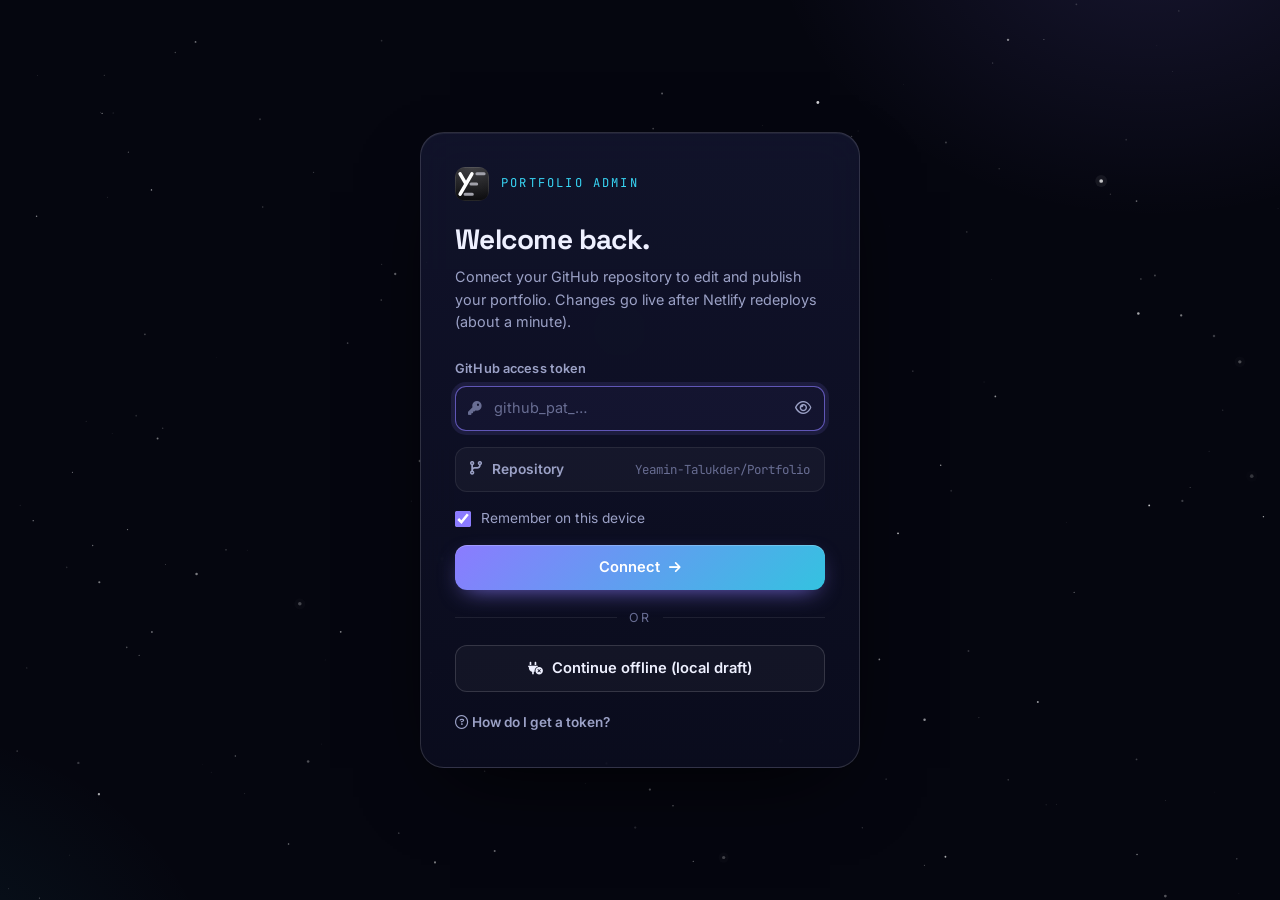
<file: admin.html>
<!DOCTYPE html>
<html lang="en">
<head>
    <meta charset="UTF-8">
    <meta name="viewport" content="width=device-width, initial-scale=1.0, viewport-fit=cover">
    <meta name="robots" content="noindex, nofollow">
    <meta name="theme-color" content="#09090b">
    <title>Portfolio Admin</title>
    <link rel="icon" href="img/favicon.svg" type="image/svg+xml">
    <link rel="icon" href="favicon.ico" sizes="48x48">
    <link rel="preconnect" href="https://fonts.googleapis.com">
    <link rel="preconnect" href="https://fonts.gstatic.com" crossorigin>
    <link href="https://fonts.googleapis.com/css2?family=Inter:wght@400;500;600;700&family=Space+Grotesk:wght@500;600;700&family=JetBrains+Mono:wght@400;500&display=swap" rel="stylesheet">
    <link href="https://cdnjs.cloudflare.com/ajax/libs/font-awesome/6.5.1/css/all.min.css" rel="stylesheet">
    <link rel="stylesheet" href="css/admin.css">
</head>
<body>
    <canvas id="starfield" class="starfield" aria-hidden="true"></canvas>
    <div class="nebula" aria-hidden="true"></div>

    <!-- ============ LOGIN ============ -->
    <main class="login" id="login" hidden>
        <div class="login-card">
            <div class="login-brand">
                <span class="brand-mark"><img src="img/favicon.svg" alt="" width="34" height="34"></span>
                <span>Portfolio Admin</span>
            </div>
            <h1>Welcome back.</h1>
            <p class="login-sub">Connect your GitHub repository to edit and publish your portfolio. Changes go live after Netlify redeploys (about a minute).</p>

            <form id="loginForm" class="login-form" autocomplete="off">
                <label class="field">
                    <span class="field-label">GitHub access token</span>
                    <div class="input-wrap">
                        <i class="fas fa-key"></i>
                        <input class="input" id="lgToken" type="password" placeholder="github_pat_…" required spellcheck="false">
                        <button type="button" class="input-btn" id="lgShow" aria-label="Show token"><i class="far fa-eye"></i></button>
                    </div>
                </label>

                <details class="repo-details">
                    <summary><i class="fas fa-code-branch"></i> Repository <span id="lgRepoSummary"></span></summary>
                    <div class="grid">
                        <label class="field half"><span class="field-label">Owner</span><input class="input" id="lgOwner" required></label>
                        <label class="field half"><span class="field-label">Repository</span><input class="input" id="lgRepo" required></label>
                        <label class="field half"><span class="field-label">Branch</span><input class="input" id="lgBranch" placeholder="main"></label>
                        <label class="field half"><span class="field-label">Live site URL</span><input class="input" id="lgSite" placeholder="https://…"></label>
                    </div>
                </details>

                <label class="check"><input type="checkbox" id="lgRemember" checked><span>Remember on this device</span></label>
                <p class="form-error" id="lgError" hidden></p>
                <button class="btn btn-primary btn-block" type="submit" id="lgSubmit"><span>Connect</span><i class="fas fa-arrow-right"></i></button>
            </form>

            <div class="divider"><span>or</span></div>
            <button class="btn btn-ghost btn-block" id="lgOffline"><i class="fas fa-plug-circle-xmark"></i><span>Continue offline (local draft)</span></button>

            <details class="help">
                <summary><i class="far fa-circle-question"></i> How do I get a token?</summary>
                <ol>
                    <li>Open <a href="https://github.com/settings/personal-access-tokens/new" target="_blank" rel="noopener">GitHub → Fine-grained tokens → Generate new token</a>.</li>
                    <li>Repository access: <b>Only select repositories</b> → pick your portfolio repo.</li>
                    <li>Permissions → Repository → <b>Contents: Read and write</b>.</li>
                    <li>Generate, copy, and paste it above. The token stays in this browser only.</li>
                </ol>
            </details>
        </div>
    </main>

    <!-- ============ APP ============ -->
    <div class="app" id="app" hidden>
        <aside class="sidebar" id="sidebar">
            <div class="side-brand">
                <span class="brand-mark"><img src="img/favicon.svg" alt="" width="34" height="34"></span>
                <div><strong>Portfolio Admin</strong><small>Content manager</small></div>
                <button class="icon-btn side-close" data-act="close-side" aria-label="Close menu"><i class="fas fa-xmark"></i></button>
            </div>
            <nav class="side-nav" id="sideNav"></nav>
            <div class="side-foot" id="sideFoot"></div>
        </aside>
        <div class="side-scrim" data-act="close-side"></div>

        <div class="main">
            <header class="topbar">
                <button class="icon-btn menu-btn" data-act="open-side" aria-label="Open menu"><i class="fas fa-bars"></i></button>
                <div class="topbar-title">
                    <small id="pageKicker">Admin</small>
                    <h1 id="pageTitle">Dashboard</h1>
                </div>
                <span class="status-pill" id="statusPill"><i></i><span>Up to date</span></span>
                <a class="icon-btn hide-sm" id="liveLink" href="index.html" target="_blank" rel="noopener" title="Open live site"><i class="fas fa-arrow-up-right-from-square"></i></a>
                <button class="icon-btn hide-sm" data-act="toggle-preview" title="Toggle preview"><i class="fas fa-display"></i></button>
                <button class="btn btn-primary btn-sm hide-sm" data-act="publish" id="publishBtn"><i class="fas fa-cloud-arrow-up"></i><span>Publish</span></button>
            </header>

            <div class="workspace">
                <div class="editor-scroll" id="editorScroll">
                    <div class="editor" id="editor"></div>
                </div>
                <aside class="preview" id="preview">
                    <div class="preview-bar">
                        <div class="seg" role="tablist">
                            <button class="seg-btn is-on" data-device="desktop" title="Desktop"><i class="fas fa-desktop"></i></button>
                            <button class="seg-btn" data-device="mobile" title="Phone"><i class="fas fa-mobile-screen"></i></button>
                        </div>
                        <span class="preview-label"><span class="live-dot"></span>Live preview</span>
                        <button class="icon-btn sm" data-act="reload-preview" title="Reload preview"><i class="fas fa-rotate-right"></i></button>
                        <button class="icon-btn sm" data-act="toggle-preview" title="Close preview"><i class="fas fa-xmark"></i></button>
                    </div>
                    <div class="preview-stage" id="previewStage">
                        <div class="preview-frame" id="previewFrame">
                            <iframe id="previewIframe" title="Live preview" src="about:blank"></iframe>
                        </div>
                    </div>
                </aside>
            </div>
        </div>

        <!-- Mobile action bar -->
        <nav class="mbar">
            <button class="mbar-btn" data-act="open-side"><i class="fas fa-layer-group"></i><span>Pages</span></button>
            <button class="mbar-btn" data-act="toggle-preview"><i class="fas fa-eye"></i><span>Preview</span></button>
            <button class="mbar-btn mbar-primary" data-act="publish"><i class="fas fa-cloud-arrow-up"></i><span>Publish</span></button>
        </nav>
    </div>

    <!-- Boot loader -->
    <div class="boot" id="boot"><div class="spinner"></div><p id="bootText">Connecting…</p></div>

    <!-- Modal root -->
    <div class="modal" id="modal" aria-hidden="true">
        <div class="modal-scrim" data-modal-close></div>
        <div class="modal-card" role="dialog" aria-modal="true" id="modalCard"></div>
    </div>

    <input type="file" id="importFile" accept="application/json,.json" hidden>
    <div class="toasts" id="toasts" aria-live="polite"></div>

    <script src="data/content.js"></script>
    <script src="js/starfield.js"></script>
    <script src="js/icons.js"></script>
    <script src="js/seo.js"></script>
    <script src="js/admin.js"></script>
</body>
</html>
</file>
<file: css/admin.css>
/* =========================================================
   MISSION CONTROL — admin panel styles
========================================================= */
:root {
    --bg: #05060f;
    --panel: #0b0d1f;
    --panel-2: #10132a;
    --surface: rgba(255, 255, 255, 0.035);
    --surface-2: rgba(255, 255, 255, 0.06);
    --border: rgba(255, 255, 255, 0.08);
    --border-2: rgba(255, 255, 255, 0.14);
    --text: #eef0ff;
    --muted: #9ba1c6;
    --dim: #686d93;
    --accent: #8b7bff;
    --accent-rgb: 139, 123, 255;
    --accent-2: #38d6f5;
    --accent-2-rgb: 56, 214, 245;
    --sun: #ffb547;
    --sun-rgb: 255, 181, 71;
    --ok: #4ade80;
    --warn: #fbbf24;
    --danger: #f87171;
    --f-body: "Inter", system-ui, -apple-system, "Segoe UI", sans-serif;
    --f-head: "Space Grotesk", "Inter", sans-serif;
    --f-mono: "JetBrains Mono", ui-monospace, monospace;
    --ease: cubic-bezier(0.2, 0.7, 0.2, 1);
    --spring: cubic-bezier(0.34, 1.56, 0.64, 1);
    --side-w: 264px;
    --safe-b: env(safe-area-inset-bottom, 0px);
}

*, *::before, *::after { margin: 0; padding: 0; box-sizing: border-box; }
html, body { height: 100%; }
body {
    background: var(--bg); color: var(--text); font-family: var(--f-body); font-size: 14.5px; line-height: 1.55;
    -webkit-font-smoothing: antialiased; -webkit-tap-highlight-color: transparent; overflow: hidden;
}
a { color: var(--accent-2); text-decoration: none; }
a:hover { text-decoration: underline; }
button { font: inherit; color: inherit; background: none; border: 0; cursor: pointer; }
button:disabled { cursor: not-allowed; opacity: 0.45; }
input, textarea, select { font: inherit; color: inherit; }
code { font-family: var(--f-mono); font-size: 0.86em; padding: 1px 6px; border-radius: 6px; background: var(--surface-2); color: var(--accent-2); }
:focus-visible { outline: 2px solid var(--accent-2); outline-offset: 2px; border-radius: 8px; }
[hidden] { display: none !important; }
::selection { background: rgba(var(--accent-rgb), 0.35); }
* { scrollbar-width: thin; scrollbar-color: rgba(255, 255, 255, 0.12) transparent; }
::-webkit-scrollbar { width: 10px; height: 10px; }
::-webkit-scrollbar-thumb { background: rgba(255, 255, 255, 0.1); border-radius: 10px; border: 3px solid transparent; background-clip: padding-box; }

.starfield { position: fixed; inset: 0; z-index: -2; pointer-events: none; }
.nebula {
    position: fixed; inset: 0; z-index: -3;
    background:
        radial-gradient(50vmax 40vmax at 90% -10%, rgba(var(--accent-rgb), 0.14), transparent 60%),
        radial-gradient(45vmax 35vmax at -10% 110%, rgba(var(--accent-2-rgb), 0.08), transparent 60%),
        var(--bg);
}
.muted { color: var(--muted); }
.pad { padding: 20px; text-align: center; }

/* ---------- brand mark ---------- */
.brand-mark { display: inline-block; width: 34px; height: 34px; flex-shrink: 0; }
.brand-mark img { display: block; width: 100%; height: 100%; border-radius: 10px; }
.si {
    display: inline-block; width: 1em; height: 1em; vertical-align: -0.125em; background: currentColor;
    -webkit-mask: var(--si) center / contain no-repeat; mask: var(--si) center / contain no-repeat;
}

/* ---------- buttons ---------- */
.btn {
    position: relative; display: inline-flex; align-items: center; justify-content: center; gap: 9px;
    padding: 11px 20px; border-radius: 12px; font-weight: 600; font-size: 0.92rem; white-space: nowrap;
    transition: transform 0.2s var(--ease), background 0.2s, border-color 0.2s, box-shadow 0.25s, opacity 0.2s;
}
.btn:active:not(:disabled) { transform: scale(0.97); }
.btn i { font-size: 0.9em; }
.btn-primary {
    color: #fff; background: linear-gradient(135deg, var(--accent), rgba(var(--accent-2-rgb), 0.9));
    box-shadow: 0 8px 24px -10px rgba(var(--accent-rgb), 0.9), inset 0 1px 0 rgba(255, 255, 255, 0.22);
}
.btn-primary:hover:not(:disabled) { box-shadow: 0 12px 30px -10px rgba(var(--accent-rgb), 1), inset 0 1px 0 rgba(255, 255, 255, 0.22); transform: translateY(-1px); }
.btn-ghost { background: var(--surface); border: 1px solid var(--border-2); color: var(--text); }
.btn-ghost:hover:not(:disabled) { background: rgba(var(--accent-rgb), 0.1); border-color: rgba(var(--accent-rgb), 0.45); }
.btn-danger { color: #fff; background: rgba(248, 113, 113, 0.18); border: 1px solid rgba(248, 113, 113, 0.5); }
.btn-danger:hover { background: rgba(248, 113, 113, 0.32); }
.btn-sm { padding: 8px 14px; font-size: 0.84rem; border-radius: 10px; }
.btn-block { width: 100%; }
.btn.is-busy { color: transparent !important; pointer-events: none; }
.btn.is-busy::after {
    content: ""; position: absolute; width: 16px; height: 16px; border-radius: 50%;
    border: 2px solid rgba(255, 255, 255, 0.3); border-top-color: #fff; animation: spin 0.7s linear infinite;
}
.btn.has-changes::before {
    content: ""; position: absolute; top: -3px; right: -3px; width: 10px; height: 10px; border-radius: 50%;
    background: var(--sun); box-shadow: 0 0 0 3px var(--panel), 0 0 10px var(--sun); animation: pulse 1.8s ease-in-out infinite;
}

.icon-btn {
    display: inline-grid; place-items: center; width: 38px; height: 38px; border-radius: 11px; flex-shrink: 0;
    color: var(--muted); background: var(--surface); border: 1px solid var(--border);
    transition: color 0.2s, background 0.2s, border-color 0.2s, transform 0.2s;
}
.icon-btn:hover:not(:disabled) { color: #fff; background: var(--surface-2); border-color: var(--border-2); }
.icon-btn:active:not(:disabled) { transform: scale(0.92); }
.icon-btn.sm { width: 32px; height: 32px; border-radius: 9px; font-size: 0.85rem; }
.icon-btn.xs { width: 28px; height: 28px; border-radius: 8px; font-size: 0.75rem; }
.icon-btn.danger:hover:not(:disabled) { color: var(--danger); border-color: rgba(248, 113, 113, 0.45); background: rgba(248, 113, 113, 0.1); }
.link { color: var(--accent-2); font-size: 0.82rem; font-weight: 600; margin-left: auto; }
.link:hover { text-decoration: underline; }

/* ---------- form controls ---------- */
.grid { display: grid; grid-template-columns: 1fr 1fr; gap: 16px; }
.grid > * { grid-column: 1 / -1; min-width: 0; }
.grid > .half { grid-column: span 1; }
.field { display: flex; flex-direction: column; gap: 7px; min-width: 0; }
.field-label { font-size: 0.8rem; font-weight: 600; color: var(--muted); letter-spacing: 0.01em; }
.hint { font-size: 0.76rem; color: var(--dim); }
.input {
    width: 100%; padding: 10px 13px; border-radius: 11px; outline: none;
    background: rgba(255, 255, 255, 0.035); border: 1px solid var(--border); color: var(--text);
    transition: border-color 0.2s, box-shadow 0.2s, background 0.2s;
}
.input::placeholder { color: var(--dim); }
.input:hover { border-color: var(--border-2); }
.input:focus { border-color: rgba(var(--accent-rgb), 0.65); background: rgba(var(--accent-rgb), 0.05); box-shadow: 0 0 0 4px rgba(var(--accent-rgb), 0.12); }
textarea.input { resize: vertical; min-height: 72px; line-height: 1.55; }
.input.mono { font-family: var(--f-mono); font-size: 0.84rem; }
.input.sm { padding: 7px 11px; font-size: 0.8rem; }
.select-wrap { position: relative; }
.select-wrap select { appearance: none; -webkit-appearance: none; padding-right: 36px; cursor: pointer; }
.select-wrap select option { background: var(--panel-2); }
.select-wrap i { position: absolute; right: 13px; top: 50%; translate: 0 -50%; font-size: 0.7rem; color: var(--dim); pointer-events: none; }
.input-wrap { position: relative; display: flex; align-items: center; }
.input-wrap > i { position: absolute; left: 13px; color: var(--dim); font-size: 0.85rem; pointer-events: none; }
.input-wrap .input { padding-left: 38px; }
.input-wrap .input-btn { position: absolute; right: 6px; }
.input-btn { display: grid; place-items: center; width: 32px; height: 32px; border-radius: 8px; color: var(--muted); flex-shrink: 0; transition: color 0.2s, background 0.2s; }
.input-btn:hover { color: #fff; background: var(--surface-2); }

.toggle-row {
    display: flex; align-items: center; justify-content: space-between; gap: 14px; padding: 12px 14px; border-radius: 12px;
    background: var(--surface); border: 1px solid var(--border); cursor: pointer; transition: border-color 0.2s;
}
.toggle-row:hover { border-color: var(--border-2); }
.toggle-text { display: flex; flex-direction: column; min-width: 0; }
.toggle-text b { font-weight: 600; font-size: 0.88rem; }
.toggle-text small { font-size: 0.76rem; color: var(--dim); }
.switch {
    appearance: none; -webkit-appearance: none; position: relative; width: 42px; height: 24px; border-radius: 99px; flex-shrink: 0; cursor: pointer;
    background: rgba(255, 255, 255, 0.12); transition: background 0.25s;
}
.switch::after {
    content: ""; position: absolute; top: 3px; left: 3px; width: 18px; height: 18px; border-radius: 50%; background: #fff;
    box-shadow: 0 2px 6px rgba(0, 0, 0, 0.4); transition: transform 0.3s var(--spring);
}
.switch:checked { background: linear-gradient(135deg, var(--accent), var(--accent-2)); }
.switch:checked::after { transform: translateX(18px); }

.check { display: inline-flex; align-items: center; gap: 10px; font-size: 0.86rem; color: var(--muted); cursor: pointer; }
.check input { width: 16px; height: 16px; accent-color: var(--accent); }

.color-input { display: flex; gap: 8px; }
.color-input input[type="color"] {
    width: 44px; height: 42px; flex-shrink: 0; padding: 4px; border-radius: 11px; cursor: pointer;
    background: var(--surface); border: 1px solid var(--border);
}
.color-input input[type="color"]::-webkit-color-swatch-wrapper { padding: 0; }
.color-input input[type="color"]::-webkit-color-swatch { border: 0; border-radius: 7px; }
.color-input input[type="color"]::-moz-color-swatch { border: 0; border-radius: 7px; }

.icon-input { display: flex; align-items: center; gap: 8px; }
.icon-preview {
    display: grid; place-items: center; width: 42px; height: 42px; border-radius: 11px; flex-shrink: 0; font-size: 1.05rem; color: #fff;
    background: radial-gradient(circle at 30% 28%, rgba(255, 255, 255, 0.25), rgba(var(--accent-rgb), 0.45) 50%, rgba(var(--accent-rgb), 0.15));
    border: 1px solid rgba(var(--accent-rgb), 0.35); transition: transform 0.25s var(--spring);
}
.icon-preview:hover { transform: scale(1.06); }

.media-row { display: flex; align-items: center; gap: 14px; padding: 12px; border-radius: 14px; background: var(--surface); border: 1px solid var(--border); }
.media-thumb {
    display: grid; place-items: center; width: 60px; height: 60px; border-radius: 50%; flex-shrink: 0; overflow: hidden;
    background: var(--panel-2); color: var(--dim); font-size: 1.3rem;
    box-shadow: 0 0 0 2px rgba(var(--sun-rgb), 0.45), 0 0 18px rgba(var(--sun-rgb), 0.25);
}
.media-thumb.wide { width: 104px; height: 56px; border-radius: 10px; box-shadow: none; border: 1px solid var(--border-2); }
.media-thumb.file { border-radius: 14px; box-shadow: none; border: 1px solid var(--border); color: var(--accent-2); }
.media-thumb img { width: 100%; height: 100%; object-fit: cover; }
.media-info { flex: 1; min-width: 0; display: flex; flex-direction: column; }
.media-info b { font-size: 0.88rem; overflow: hidden; text-overflow: ellipsis; white-space: nowrap; }
.media-info small { font-size: 0.76rem; color: var(--dim); overflow: hidden; text-overflow: ellipsis; white-space: nowrap; }
.media-actions { display: flex; gap: 8px; align-items: center; }
.media-actions label.btn { cursor: pointer; }

.chips-input {
    display: flex; flex-wrap: wrap; align-items: center; gap: 6px; padding: 7px; min-height: 44px; border-radius: 11px; cursor: text;
    background: rgba(255, 255, 255, 0.035); border: 1px solid var(--border); transition: border-color 0.2s, box-shadow 0.2s;
}
.chips-input:focus-within { border-color: rgba(var(--accent-rgb), 0.65); box-shadow: 0 0 0 4px rgba(var(--accent-rgb), 0.12); }
.chip-tag {
    display: inline-flex; align-items: center; gap: 6px; padding: 4px 6px 4px 11px; border-radius: 8px; font-size: 0.82rem; font-weight: 500;
    background: rgba(var(--accent-rgb), 0.14); border: 1px solid rgba(var(--accent-rgb), 0.3); animation: pop 0.25s var(--spring);
}
.chip-tag button { display: grid; place-items: center; width: 18px; height: 18px; border-radius: 5px; font-size: 0.65rem; color: var(--muted); }
.chip-tag button:hover { color: #fff; background: rgba(255, 255, 255, 0.12); }
.chip-tag.accent { padding-right: 11px; background: rgba(var(--sun-rgb), 0.12); border-color: rgba(var(--sun-rgb), 0.35); }
.change-list .chip-tag { padding-right: 11px; }
.check-chips { display: flex; flex-wrap: wrap; gap: 8px; }
.check-chip {
    display: inline-flex; align-items: center; gap: 8px; padding: 8px 12px; border-radius: 10px; cursor: pointer; user-select: none;
    font-size: 0.84rem; font-weight: 500; color: var(--muted); background: var(--surface); border: 1px solid var(--border);
    transition: color 0.2s, background 0.2s, border-color 0.2s;
}
.check-chip input { position: absolute; opacity: 0; pointer-events: none; }
.check-chip:hover { color: var(--text); border-color: var(--border-2); }
.check-chip.is-on { color: #fff; background: rgba(var(--accent-rgb), 0.18); border-color: rgba(var(--accent-rgb), 0.55); }
.check-chip:has(input:focus-visible) { outline: 2px solid var(--accent-2); outline-offset: 2px; }
.chip-entry { flex: 1; min-width: 120px; border: 0; outline: none; background: none; padding: 4px 6px; }
.chip-entry::placeholder { color: var(--dim); }

/* =========================================================
   LOGIN
========================================================= */
.login { position: fixed; inset: 0; overflow-y: auto; display: grid; place-items: center; padding: 32px 16px; }
.login-card {
    width: 100%; max-width: 440px; padding: 34px; border-radius: 24px;
    background: linear-gradient(180deg, rgba(20, 22, 48, 0.82), rgba(11, 13, 31, 0.9));
    border: 1px solid var(--border-2); box-shadow: 0 30px 80px -30px rgba(0, 0, 0, 0.9), inset 0 1px 0 rgba(255, 255, 255, 0.06);
    backdrop-filter: blur(20px); -webkit-backdrop-filter: blur(20px); animation: rise 0.6s var(--ease) both;
}
.login-brand { display: flex; align-items: center; gap: 12px; font-family: var(--f-mono); font-size: 0.76rem; letter-spacing: 0.18em; text-transform: uppercase; color: var(--accent-2); margin-bottom: 22px; }
.login h1 { font-family: var(--f-head); font-size: 1.75rem; font-weight: 700; letter-spacing: -0.02em; line-height: 1.2; margin-bottom: 10px; }
.login-sub { color: var(--muted); font-size: 0.9rem; margin-bottom: 26px; }
.login-form { display: flex; flex-direction: column; gap: 16px; }
.repo-details { border: 1px solid var(--border); border-radius: 12px; background: var(--surface); }
.repo-details summary { list-style: none; display: flex; align-items: center; gap: 10px; padding: 11px 14px; cursor: pointer; font-size: 0.86rem; font-weight: 600; color: var(--muted); }
.repo-details summary::-webkit-details-marker { display: none; }
.repo-details summary span { margin-left: auto; font-family: var(--f-mono); font-weight: 400; font-size: 0.78rem; color: var(--dim); }
.repo-details[open] summary { border-bottom: 1px solid var(--border); }
.repo-details .grid { padding: 14px; }
.form-error { padding: 10px 13px; border-radius: 10px; font-size: 0.84rem; color: #fecaca; background: rgba(248, 113, 113, 0.1); border: 1px solid rgba(248, 113, 113, 0.35); }
.divider { display: flex; align-items: center; gap: 12px; margin: 18px 0; color: var(--dim); font-size: 0.78rem; text-transform: uppercase; letter-spacing: 0.14em; }
.divider::before, .divider::after { content: ""; flex: 1; height: 1px; background: var(--border); }
.help { margin-top: 20px; font-size: 0.85rem; color: var(--muted); }
.help summary { cursor: pointer; font-weight: 600; list-style: none; }
.help summary::-webkit-details-marker { display: none; }
.help ol { margin: 12px 0 0 18px; display: flex; flex-direction: column; gap: 6px; }
.help b { color: var(--text); }

/* =========================================================
   APP LAYOUT
========================================================= */
.app { display: grid; grid-template-columns: var(--side-w) 1fr; height: 100vh; height: 100dvh; }

.sidebar {
    display: flex; flex-direction: column; min-height: 0;
    background: rgba(9, 10, 24, 0.78); border-right: 1px solid var(--border);
    backdrop-filter: blur(18px); -webkit-backdrop-filter: blur(18px);
}
.side-brand { display: flex; align-items: center; gap: 12px; padding: 18px 16px 14px; }
.side-brand strong { display: block; font-family: var(--f-head); font-size: 1rem; }
.side-brand small { display: block; font-size: 0.74rem; color: var(--dim); }
.side-close { display: none; margin-left: auto; }
.side-nav { flex: 1; overflow-y: auto; padding: 6px 10px 16px; display: flex; flex-direction: column; gap: 2px; }
.nav-group { padding: 16px 12px 6px; font-family: var(--f-mono); font-size: 0.68rem; letter-spacing: 0.16em; text-transform: uppercase; color: var(--dim); }
.nav-item {
    position: relative; display: flex; align-items: center; gap: 12px; padding: 9px 12px; border-radius: 10px; text-align: left;
    color: var(--muted); font-weight: 500; font-size: 0.9rem; transition: color 0.2s, background 0.2s;
}
.nav-item i { width: 18px; text-align: center; font-size: 0.92rem; color: var(--dim); transition: color 0.2s; }
.nav-item:hover { color: var(--text); background: var(--surface); }
.nav-item.is-active { color: #fff; background: linear-gradient(90deg, rgba(var(--accent-rgb), 0.22), rgba(var(--accent-rgb), 0.04)); }
.nav-item.is-active::before { content: ""; position: absolute; left: -10px; top: 8px; bottom: 8px; width: 3px; border-radius: 0 3px 3px 0; background: var(--accent); box-shadow: 0 0 10px var(--accent); }
.nav-item.is-active i { color: var(--accent-2); }
.nav-item .dot { margin-left: auto; width: 7px; height: 7px; border-radius: 50%; background: var(--sun); box-shadow: 0 0 8px var(--sun); }
.side-foot { padding: 12px; border-top: 1px solid var(--border); }
.side-user { display: flex; align-items: center; gap: 10px; padding: 8px; border-radius: 12px; background: var(--surface); }
.side-user img, .avatar-ph { width: 34px; height: 34px; border-radius: 50%; flex-shrink: 0; object-fit: cover; }
.avatar-ph { display: grid; place-items: center; background: var(--surface-2); color: var(--muted); font-size: 0.85rem; }
.side-user div { flex: 1; min-width: 0; display: flex; flex-direction: column; line-height: 1.3; }
.side-user b { font-size: 0.85rem; overflow: hidden; text-overflow: ellipsis; white-space: nowrap; }
.side-user small { font-size: 0.72rem; color: var(--dim); overflow: hidden; text-overflow: ellipsis; white-space: nowrap; }
.side-scrim { display: none; }

.main { display: flex; flex-direction: column; min-width: 0; min-height: 0; }
.topbar {
    display: flex; align-items: center; gap: 10px; padding: 12px 20px; min-height: 66px;
    background: rgba(7, 8, 20, 0.6); border-bottom: 1px solid var(--border);
    backdrop-filter: blur(16px); -webkit-backdrop-filter: blur(16px);
}
.menu-btn { display: none; }
.topbar-title { flex: 1; min-width: 0; line-height: 1.25; }
.topbar-title small { display: block; font-family: var(--f-mono); font-size: 0.7rem; color: var(--dim); letter-spacing: 0.06em; overflow: hidden; text-overflow: ellipsis; white-space: nowrap; }
.topbar-title h1 { font-family: var(--f-head); font-size: 1.12rem; font-weight: 600; overflow: hidden; text-overflow: ellipsis; white-space: nowrap; }
.status-pill {
    display: inline-flex; align-items: center; gap: 8px; padding: 6px 12px; border-radius: 99px; font-size: 0.78rem; font-weight: 600; white-space: nowrap;
    background: var(--surface); border: 1px solid var(--border); color: var(--muted);
}
.status-pill i { width: 7px; height: 7px; border-radius: 50%; background: var(--ok); box-shadow: 0 0 8px var(--ok); }
.status-pill.is-dirty { color: #fde7b8; border-color: rgba(var(--sun-rgb), 0.35); background: rgba(var(--sun-rgb), 0.08); }
.status-pill.is-dirty i { background: var(--sun); box-shadow: 0 0 8px var(--sun); animation: pulse 1.8s ease-in-out infinite; }

.workspace { flex: 1; display: flex; min-height: 0; }
.editor-scroll { flex: 1; min-width: 0; overflow-y: auto; scroll-behavior: smooth; }
.editor { max-width: 880px; margin: 0 auto; padding: 28px 28px 80px; }

/* page header */
.page-head { display: flex; align-items: center; gap: 16px; margin-bottom: 24px; animation: rise 0.45s var(--ease) both; }
.page-icon {
    display: grid; place-items: center; width: 50px; height: 50px; border-radius: 15px; flex-shrink: 0; font-size: 1.15rem; color: #fff;
    background: linear-gradient(145deg, rgba(var(--accent-rgb), 0.5), rgba(var(--accent-2-rgb), 0.2));
    border: 1px solid rgba(255, 255, 255, 0.12); box-shadow: 0 10px 26px -12px rgba(var(--accent-rgb), 0.9);
}
.page-head > div:nth-child(2) { flex: 1; min-width: 0; }
.page-head h2 { font-family: var(--f-head); font-size: 1.45rem; font-weight: 700; letter-spacing: -0.02em; line-height: 1.2; }
.page-head p { color: var(--muted); font-size: 0.88rem; }
.page-body { display: flex; flex-direction: column; gap: 18px; animation: rise 0.5s var(--ease) 0.04s both; }

/* cards */
.card {
    padding: 22px; border-radius: 18px;
    background: linear-gradient(180deg, rgba(255, 255, 255, 0.045), rgba(255, 255, 255, 0.018));
    border: 1px solid var(--border); backdrop-filter: blur(12px); -webkit-backdrop-filter: blur(12px);
}
.card-head { margin-bottom: 18px; }
.card-head h3 { font-family: var(--f-head); font-size: 1.02rem; font-weight: 600; }
.card-head p { font-size: 0.82rem; color: var(--muted); margin-top: 2px; }

/* list editor */
.list-field {
    padding: 18px; border-radius: 18px;
    background: linear-gradient(180deg, rgba(255, 255, 255, 0.045), rgba(255, 255, 255, 0.018));
    border: 1px solid var(--border);
}
.list-head { display: flex; align-items: center; justify-content: space-between; gap: 12px; margin-bottom: 14px; }
.list-head h3 { font-family: var(--f-head); font-size: 1.02rem; font-weight: 600; }
.list-head small { font-size: 0.78rem; color: var(--dim); }
.list-items { display: flex; flex-direction: column; gap: 8px; }
.list-item {
    border-radius: 14px; background: rgba(5, 6, 15, 0.45); border: 1px solid var(--border);
    transition: border-color 0.2s, box-shadow 0.2s, opacity 0.2s;
}
.list-item:hover { border-color: var(--border-2); }
.list-item.is-open { border-color: rgba(var(--accent-rgb), 0.35); box-shadow: 0 12px 30px -20px rgba(var(--accent-rgb), 0.8); }
.list-item.is-dragging { opacity: 0.4; }
.list-item.drop-before { box-shadow: 0 -3px 0 0 var(--accent-2); }
.list-item.drop-after { box-shadow: 0 3px 0 0 var(--accent-2); }
.list-item.flash { animation: flash 1.2s ease; }
.li-head { display: flex; align-items: center; gap: 4px; padding: 6px 8px 6px 4px; }
.li-handle { display: grid; place-items: center; width: 26px; height: 34px; color: var(--dim); cursor: grab; border-radius: 6px; flex-shrink: 0; }
.li-handle:hover { color: var(--text); background: var(--surface); }
.li-handle:active { cursor: grabbing; }
.li-toggle { flex: 1; min-width: 0; display: flex; align-items: center; gap: 12px; padding: 4px 6px; text-align: left; border-radius: 8px; }
.li-icon, .li-num {
    display: grid; place-items: center; width: 34px; height: 34px; border-radius: 50%; flex-shrink: 0; font-size: 0.85rem;
    background: radial-gradient(circle at 30% 28%, rgba(255, 255, 255, 0.22), rgba(var(--accent-rgb), 0.35) 55%, rgba(var(--accent-rgb), 0.1));
    border: 1px solid rgba(var(--accent-rgb), 0.3); color: #fff;
}
.li-num { font-family: var(--f-mono); font-size: 0.78rem; color: var(--muted); background: var(--surface); border-color: var(--border); }
.li-text { flex: 1; min-width: 0; display: flex; flex-direction: column; line-height: 1.35; }
.li-text b { font-weight: 600; font-size: 0.9rem; overflow: hidden; text-overflow: ellipsis; white-space: nowrap; }
.li-text small { font-size: 0.76rem; color: var(--dim); overflow: hidden; text-overflow: ellipsis; white-space: nowrap; }
.li-caret { font-size: 0.72rem; color: var(--dim); transition: transform 0.3s var(--ease); }
.list-item.is-open .li-caret { transform: rotate(180deg); color: var(--accent-2); }
.li-actions { display: flex; gap: 4px; flex-shrink: 0; }
.li-body { display: grid; grid-template-rows: 0fr; transition: grid-template-rows 0.35s var(--ease); }
.li-body > .grid { overflow: hidden; min-height: 0; padding: 0 14px; transition: padding 0.35s var(--ease); }
.list-item.is-open .li-body { grid-template-rows: 1fr; }
.list-item.is-open .li-body > .grid { padding: 6px 14px 16px; border-top: 1px solid var(--border); padding-top: 16px; }
.empty { display: flex; flex-direction: column; align-items: center; gap: 10px; padding: 30px; border-radius: 14px; border: 1px dashed var(--border-2); color: var(--dim); text-align: center; }
.empty i { font-size: 1.6rem; color: var(--accent); opacity: 0.7; }

/* dashboard */
.hero-card {
    position: relative; overflow: hidden; display: flex; align-items: center; gap: 20px; padding: 28px; border-radius: 22px;
    background:
        radial-gradient(120% 140% at 100% 0%, rgba(var(--accent-rgb), 0.3), transparent 55%),
        radial-gradient(80% 120% at 0% 100%, rgba(var(--accent-2-rgb), 0.12), transparent 60%),
        linear-gradient(180deg, rgba(255, 255, 255, 0.05), rgba(255, 255, 255, 0.02));
    border: 1px solid var(--border-2);
}
.hero-card-text { flex: 1; min-width: 0; position: relative; z-index: 1; }
.hero-card small { font-family: var(--f-mono); font-size: 0.72rem; letter-spacing: 0.14em; text-transform: uppercase; color: var(--accent-2); }
.hero-card h2 { font-family: var(--f-head); font-size: 1.6rem; font-weight: 700; letter-spacing: -0.02em; margin: 4px 0 6px; }
.hero-card p { color: var(--muted); font-size: 0.9rem; max-width: 460px; margin-bottom: 18px; }
.row { display: flex; flex-wrap: wrap; gap: 10px; }
.hero-avatar { width: 96px; height: 96px; border-radius: 50%; object-fit: cover; flex-shrink: 0; border: 1px solid var(--border-2); position: relative; z-index: 1; }

.stat-grid { display: grid; grid-template-columns: repeat(3, 1fr); gap: 12px; }
.stat-card {
    display: grid; grid-template-columns: auto 1fr; grid-template-rows: auto auto; column-gap: 12px; align-items: center; text-align: left;
    padding: 16px; border-radius: 16px; background: linear-gradient(180deg, rgba(255, 255, 255, 0.045), rgba(255, 255, 255, 0.018));
    border: 1px solid var(--border); transition: border-color 0.2s, transform 0.25s var(--ease);
}
.stat-card[data-act]:hover { border-color: rgba(var(--accent-rgb), 0.4); transform: translateY(-2px); }
.stat-icon {
    grid-row: span 2; display: grid; place-items: center; width: 42px; height: 42px; border-radius: 12px; flex-shrink: 0;
    background: rgba(var(--accent-rgb), 0.14); color: var(--accent-2); border: 1px solid rgba(var(--accent-rgb), 0.25);
}
.stat-value { font-family: var(--f-head); font-size: 1.5rem; font-weight: 700; line-height: 1.1; }
.stat-label { font-size: 0.78rem; color: var(--muted); }
.two-col { display: grid; grid-template-columns: 1fr 1fr; gap: 18px; align-items: start; }
.checks, .commits { list-style: none; display: flex; flex-direction: column; gap: 4px; }
.checks li, .commits li { display: flex; align-items: center; gap: 10px; padding: 9px 10px; border-radius: 10px; font-size: 0.86rem; }
.checks li:hover, .commits li:hover { background: var(--surface); }
.checks li.ok i { color: var(--ok); }
.checks li.warn i { color: var(--warn); }
.checks li span { flex: 1; min-width: 0; }
.commits li > i { color: var(--dim); }
.commits li a { flex: 1; min-width: 0; display: flex; flex-direction: column; color: var(--text); text-decoration: none; }
.commits li a b { font-weight: 500; overflow: hidden; text-overflow: ellipsis; white-space: nowrap; }
.commits li a small { font-size: 0.74rem; color: var(--dim); }
.commits li a:hover b { color: var(--accent-2); }

/* theme */
.presets { display: grid; grid-template-columns: repeat(auto-fill, minmax(110px, 1fr)); gap: 10px; }
.preset {
    display: flex; flex-direction: column; align-items: center; gap: 10px; padding: 16px 10px 12px; border-radius: 14px;
    background: var(--surface); border: 1px solid var(--border); font-size: 0.84rem; font-weight: 600; transition: border-color 0.2s, transform 0.25s var(--spring);
}
.preset:hover { transform: translateY(-2px); border-color: var(--border-2); }
.preset.is-on { border-color: rgba(var(--accent-rgb), 0.7); background: rgba(var(--accent-rgb), 0.1); }
.preset-orb {
    position: relative; width: 46px; height: 46px; border-radius: 50%;
    background: radial-gradient(circle at 32% 28%, #fff, var(--a) 40%, var(--b) 85%);
    box-shadow: 0 0 22px -2px var(--a);
}
.preset-orb::after { content: ""; position: absolute; left: -9px; right: -9px; top: 50%; height: 14px; margin-top: -7px; border-radius: 50%; border: 2px solid var(--c); transform: rotate(-18deg); opacity: 0.85; }

/* data + connection */
.action-list { display: flex; flex-direction: column; gap: 8px; }
.action-row { display: flex; align-items: center; gap: 14px; padding: 12px; border-radius: 14px; background: var(--surface); border: 1px solid var(--border); }
.action-row .stat-icon { grid-row: auto; }
.action-row > div { flex: 1; min-width: 0; display: flex; flex-direction: column; }
.action-row b { font-size: 0.9rem; font-weight: 600; }
.action-row small { font-size: 0.78rem; color: var(--muted); }
.danger-zone { border-color: rgba(248, 113, 113, 0.22); }
.danger-zone .stat-icon { background: rgba(248, 113, 113, 0.1); color: var(--danger); border-color: rgba(248, 113, 113, 0.25); }
.conn-status { display: flex; align-items: center; gap: 14px; }
.conn-status img { width: 46px; height: 46px; border-radius: 50%; box-shadow: 0 0 0 2px rgba(74, 222, 128, 0.6); }
.conn-status > div { flex: 1; min-width: 0; display: flex; flex-direction: column; }
.conn-status b { font-size: 0.95rem; }
.conn-status small { font-size: 0.8rem; color: var(--muted); }
.conn-status.on .stat-icon { color: var(--ok); }
.steps { margin-left: 18px; display: flex; flex-direction: column; gap: 8px; color: var(--muted); font-size: 0.88rem; }
.steps b { color: var(--text); }

/* =========================================================
   PREVIEW
========================================================= */
.preview { display: none; flex-direction: column; width: 46%; max-width: 820px; min-width: 360px; border-left: 1px solid var(--border); background: rgba(5, 6, 15, 0.55); }
.app.preview-on .preview { display: flex; }
.preview-bar { display: flex; align-items: center; gap: 8px; padding: 10px 12px; border-bottom: 1px solid var(--border); }
.seg { display: flex; padding: 3px; border-radius: 10px; background: var(--surface); border: 1px solid var(--border); }
.seg-btn { display: grid; place-items: center; width: 34px; height: 28px; border-radius: 7px; color: var(--dim); font-size: 0.85rem; transition: color 0.2s, background 0.2s; }
.seg-btn.is-on { color: #fff; background: rgba(var(--accent-rgb), 0.3); }
.preview-label { flex: 1; display: inline-flex; align-items: center; gap: 8px; font-size: 0.8rem; font-weight: 600; color: var(--muted); }
.live-dot { width: 7px; height: 7px; border-radius: 50%; background: var(--ok); box-shadow: 0 0 8px var(--ok); animation: pulse 2s ease-in-out infinite; }
.preview-stage { position: relative; flex: 1; min-height: 0; overflow: hidden; display: flex; justify-content: center; align-items: flex-start; padding: 12px; }
.preview-frame { flex-shrink: 0; transform-origin: top center; border-radius: 14px; overflow: hidden; border: 1px solid var(--border-2); background: var(--bg); box-shadow: 0 30px 60px -30px rgba(0, 0, 0, 0.9); }
.preview-frame.is-mobile { border-radius: 44px; border: 10px solid #15172b; box-shadow: 0 0 0 1px var(--border-2), 0 40px 80px -30px rgba(0, 0, 0, 0.9); }
.preview-frame iframe { display: block; width: 100%; height: 100%; border: 0; background: var(--bg); }

/* =========================================================
   MODAL + TOASTS + BOOT
========================================================= */
.modal { position: fixed; inset: 0; z-index: 500; display: grid; place-items: center; padding: 16px; pointer-events: none; }
.modal-scrim { position: absolute; inset: 0; background: rgba(2, 3, 10, 0.65); backdrop-filter: blur(4px); -webkit-backdrop-filter: blur(4px); opacity: 0; transition: opacity 0.25s; }
.modal-card {
    position: relative; width: 100%; max-width: 460px; max-height: calc(100dvh - 32px); overflow-y: auto; padding: 24px; border-radius: 22px;
    background: linear-gradient(180deg, #14173a, #0c0e24); border: 1px solid var(--border-2);
    box-shadow: 0 40px 100px -30px rgba(0, 0, 0, 1);
    display: flex; flex-direction: column; gap: 16px;
    opacity: 0; transform: translateY(16px) scale(0.97); transition: opacity 0.25s, transform 0.35s var(--spring);
}
.modal-card.wide { max-width: 720px; }
.modal.is-open { pointer-events: auto; }
.modal.is-open .modal-scrim { opacity: 1; }
.modal.is-open .modal-card { opacity: 1; transform: none; }
.modal-head { display: flex; align-items: center; gap: 12px; }
.modal-head h3 { flex: 1; font-family: var(--f-head); font-size: 1.15rem; font-weight: 600; }
.modal-icon { display: grid; place-items: center; width: 40px; height: 40px; border-radius: 12px; flex-shrink: 0; background: rgba(var(--accent-rgb), 0.16); color: var(--accent-2); border: 1px solid rgba(var(--accent-rgb), 0.3); }
.modal-icon.danger { background: rgba(248, 113, 113, 0.12); color: var(--danger); border-color: rgba(248, 113, 113, 0.35); }
.modal-text { color: var(--muted); font-size: 0.9rem; }
.modal-text b { color: var(--text); }
.modal-text.warn { color: #fde7b8; font-size: 0.84rem; padding: 10px 12px; border-radius: 10px; background: rgba(var(--sun-rgb), 0.08); border: 1px solid rgba(var(--sun-rgb), 0.25); }
.modal-actions { display: flex; justify-content: flex-end; gap: 10px; flex-wrap: wrap; margin-top: 4px; }
.change-list { display: flex; flex-wrap: wrap; gap: 6px; }
.icon-grid { display: grid; grid-template-columns: repeat(auto-fill, minmax(86px, 1fr)); gap: 8px; max-height: 340px; overflow-y: auto; padding: 2px; }
.icon-cell {
    display: flex; flex-direction: column; align-items: center; gap: 8px; padding: 14px 4px 10px; border-radius: 12px;
    background: var(--surface); border: 1px solid var(--border); transition: border-color 0.15s, background 0.15s, transform 0.2s var(--spring);
}
.icon-cell i { font-size: 1.2rem; }
.icon-cell span { font-size: 0.66rem; color: var(--dim); max-width: 100%; overflow: hidden; text-overflow: ellipsis; white-space: nowrap; padding: 0 4px; }
.icon-cell:hover { border-color: rgba(var(--accent-rgb), 0.5); background: rgba(var(--accent-rgb), 0.1); transform: translateY(-2px); }
.icon-cell.is-on { border-color: var(--accent); background: rgba(var(--accent-rgb), 0.2); }
.icon-custom { display: flex; gap: 8px; }
.icon-custom .input { flex: 1; }

.toasts { position: fixed; right: 20px; bottom: 20px; z-index: 600; display: flex; flex-direction: column; align-items: flex-end; gap: 10px; pointer-events: none; }
.toast {
    display: flex; align-items: center; gap: 10px; max-width: min(420px, calc(100vw - 32px)); padding: 12px 16px; border-radius: 14px; font-size: 0.86rem;
    background: rgba(18, 20, 46, 0.95); border: 1px solid var(--border-2); box-shadow: 0 20px 50px -18px rgba(0, 0, 0, 0.9);
    backdrop-filter: blur(12px); -webkit-backdrop-filter: blur(12px); pointer-events: auto;
    opacity: 0; transform: translateY(12px) scale(0.98); transition: opacity 0.3s, transform 0.4s var(--spring);
}
.toast.is-on { opacity: 1; transform: none; }
.toast i { font-size: 1rem; }
.toast.success i { color: var(--ok); }
.toast.error i { color: var(--danger); }
.toast.warn i { color: var(--warn); }
.toast.info i { color: var(--accent-2); }
.toast a { font-weight: 600; }

.boot { position: fixed; inset: 0; z-index: 400; display: grid; place-content: center; justify-items: center; gap: 16px; background: rgba(5, 6, 15, 0.7); color: var(--muted); font-size: 0.88rem; }
.spinner { width: 36px; height: 36px; border-radius: 50%; border: 3px solid rgba(255, 255, 255, 0.1); border-top-color: var(--accent-2); animation: spin 0.8s linear infinite; }
.spinner.sm { display: inline-block; width: 14px; height: 14px; border-width: 2px; vertical-align: -2px; }

.mbar { display: none; }

/* =========================================================
   KEYFRAMES
========================================================= */
@keyframes spin { to { transform: rotate(360deg); } }
@keyframes pulse { 0%, 100% { opacity: 1; } 50% { opacity: 0.45; } }
@keyframes rise { from { opacity: 0; transform: translateY(12px); } to { opacity: 1; transform: none; } }
@keyframes pop { from { transform: scale(0.8); opacity: 0; } to { transform: none; opacity: 1; } }
@keyframes flash { 0% { box-shadow: 0 0 0 0 rgba(var(--accent-2-rgb), 0.6); } 100% { box-shadow: 0 0 0 14px rgba(var(--accent-2-rgb), 0); } }

/* =========================================================
   RESPONSIVE
========================================================= */
@media (max-width: 1180px) {
    .app.preview-on .preview {
        position: fixed; inset: 0; z-index: 300; width: auto; max-width: none; min-width: 0;
        background: rgba(5, 6, 15, 0.97); border: 0; animation: rise 0.3s var(--ease);
    }
}

@media (max-width: 900px) {
    .app { grid-template-columns: 1fr; }
    .sidebar {
        position: fixed; top: 0; bottom: 0; left: 0; z-index: 250; width: min(300px, 86vw);
        background: rgba(9, 10, 24, 0.97); transform: translateX(-102%); transition: transform 0.4s var(--ease);
        box-shadow: 30px 0 60px -30px rgba(0, 0, 0, 0.9);
    }
    .side-close { display: grid; }
    .side-scrim { display: block; position: fixed; inset: 0; z-index: 240; background: rgba(2, 3, 10, 0.6); opacity: 0; pointer-events: none; transition: opacity 0.3s; }
    .app.side-open .sidebar { transform: none; }
    .app.side-open .side-scrim { opacity: 1; pointer-events: auto; }
    .menu-btn { display: grid; }
    .hide-sm { display: none !important; }
    .topbar { padding: 10px 14px; min-height: 60px; }
    .editor { padding: 20px 14px calc(110px + var(--safe-b)); }
    .two-col { grid-template-columns: 1fr; }
    .stat-grid { grid-template-columns: repeat(2, 1fr); }
    .mbar {
        position: fixed; left: 12px; right: 12px; bottom: calc(12px + var(--safe-b)); z-index: 200; display: flex; gap: 6px; padding: 6px;
        border-radius: 20px; background: rgba(12, 14, 34, 0.9); border: 1px solid var(--border-2);
        box-shadow: 0 18px 50px -12px rgba(0, 0, 0, 0.9); backdrop-filter: blur(18px); -webkit-backdrop-filter: blur(18px);
    }
    .mbar-btn { position: relative; flex: 1; display: flex; flex-direction: column; align-items: center; gap: 3px; padding: 8px 4px; border-radius: 14px; color: var(--muted); font-size: 0.7rem; font-weight: 600; }
    .mbar-btn i { font-size: 1rem; }
    .mbar-btn:active { background: var(--surface-2); }
    .mbar-primary { color: #fff; background: linear-gradient(135deg, var(--accent), rgba(var(--accent-2-rgb), 0.85)); }
    .mbar-btn.has-changes::before { content: ""; position: absolute; top: 6px; right: calc(50% - 18px); width: 8px; height: 8px; border-radius: 50%; background: var(--sun); box-shadow: 0 0 0 2px #1b1d3a; }
    .toasts { left: 16px; right: 16px; bottom: calc(96px + var(--safe-b)); align-items: stretch; }
    .toast { max-width: none; }
}

@media (max-width: 560px) {
    body { font-size: 14px; }
    .grid { grid-template-columns: 1fr; gap: 14px; }
    .grid > .half { grid-column: 1 / -1; }
    .page-head { gap: 12px; }
    .page-icon { width: 44px; height: 44px; border-radius: 13px; }
    .page-head h2 { font-size: 1.25rem; }
    .status-pill span { display: none; }
    .status-pill { padding: 8px; }
    .card, .list-field { padding: 16px; border-radius: 16px; }
    .hero-card { padding: 22px; }
    .hero-avatar { display: none; }
    .hide-xs { display: none !important; }
    .li-actions .icon-btn.xs { width: 26px; height: 26px; }
    .media-row { flex-wrap: wrap; }
    .media-actions { width: 100%; justify-content: flex-end; }
    .login-card { padding: 26px 20px; }
    .modal { align-items: end; padding: 0; }
    .modal-card { max-width: none; border-radius: 22px 22px 0 0; padding-bottom: calc(24px + var(--safe-b)); transform: translateY(40px); }
    .modal-card.wide { max-width: none; }
    .icon-grid { grid-template-columns: repeat(auto-fill, minmax(72px, 1fr)); max-height: 46vh; }
}

@media (prefers-reduced-motion: reduce) {
    *, *::before, *::after { animation-duration: 0.001ms !important; animation-iteration-count: 1 !important; transition-duration: 0.001ms !important; }
}
</file>
